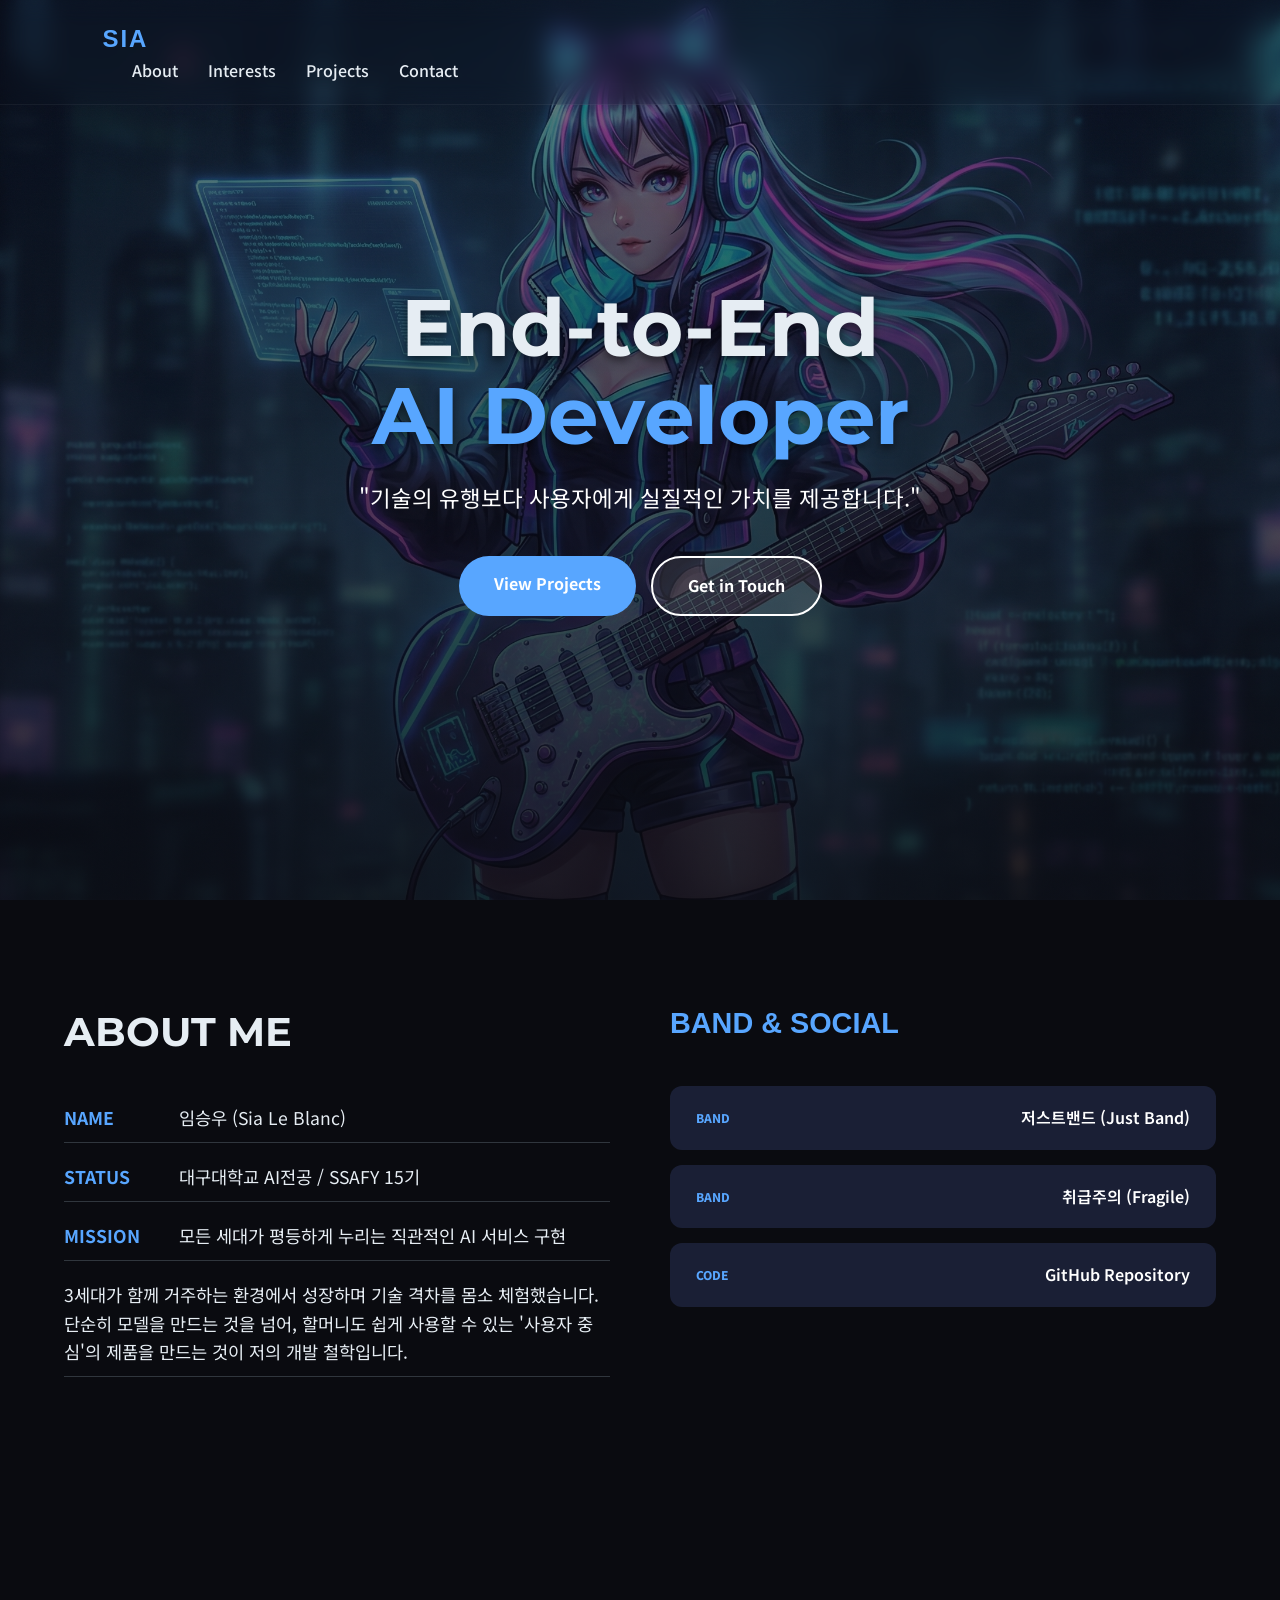
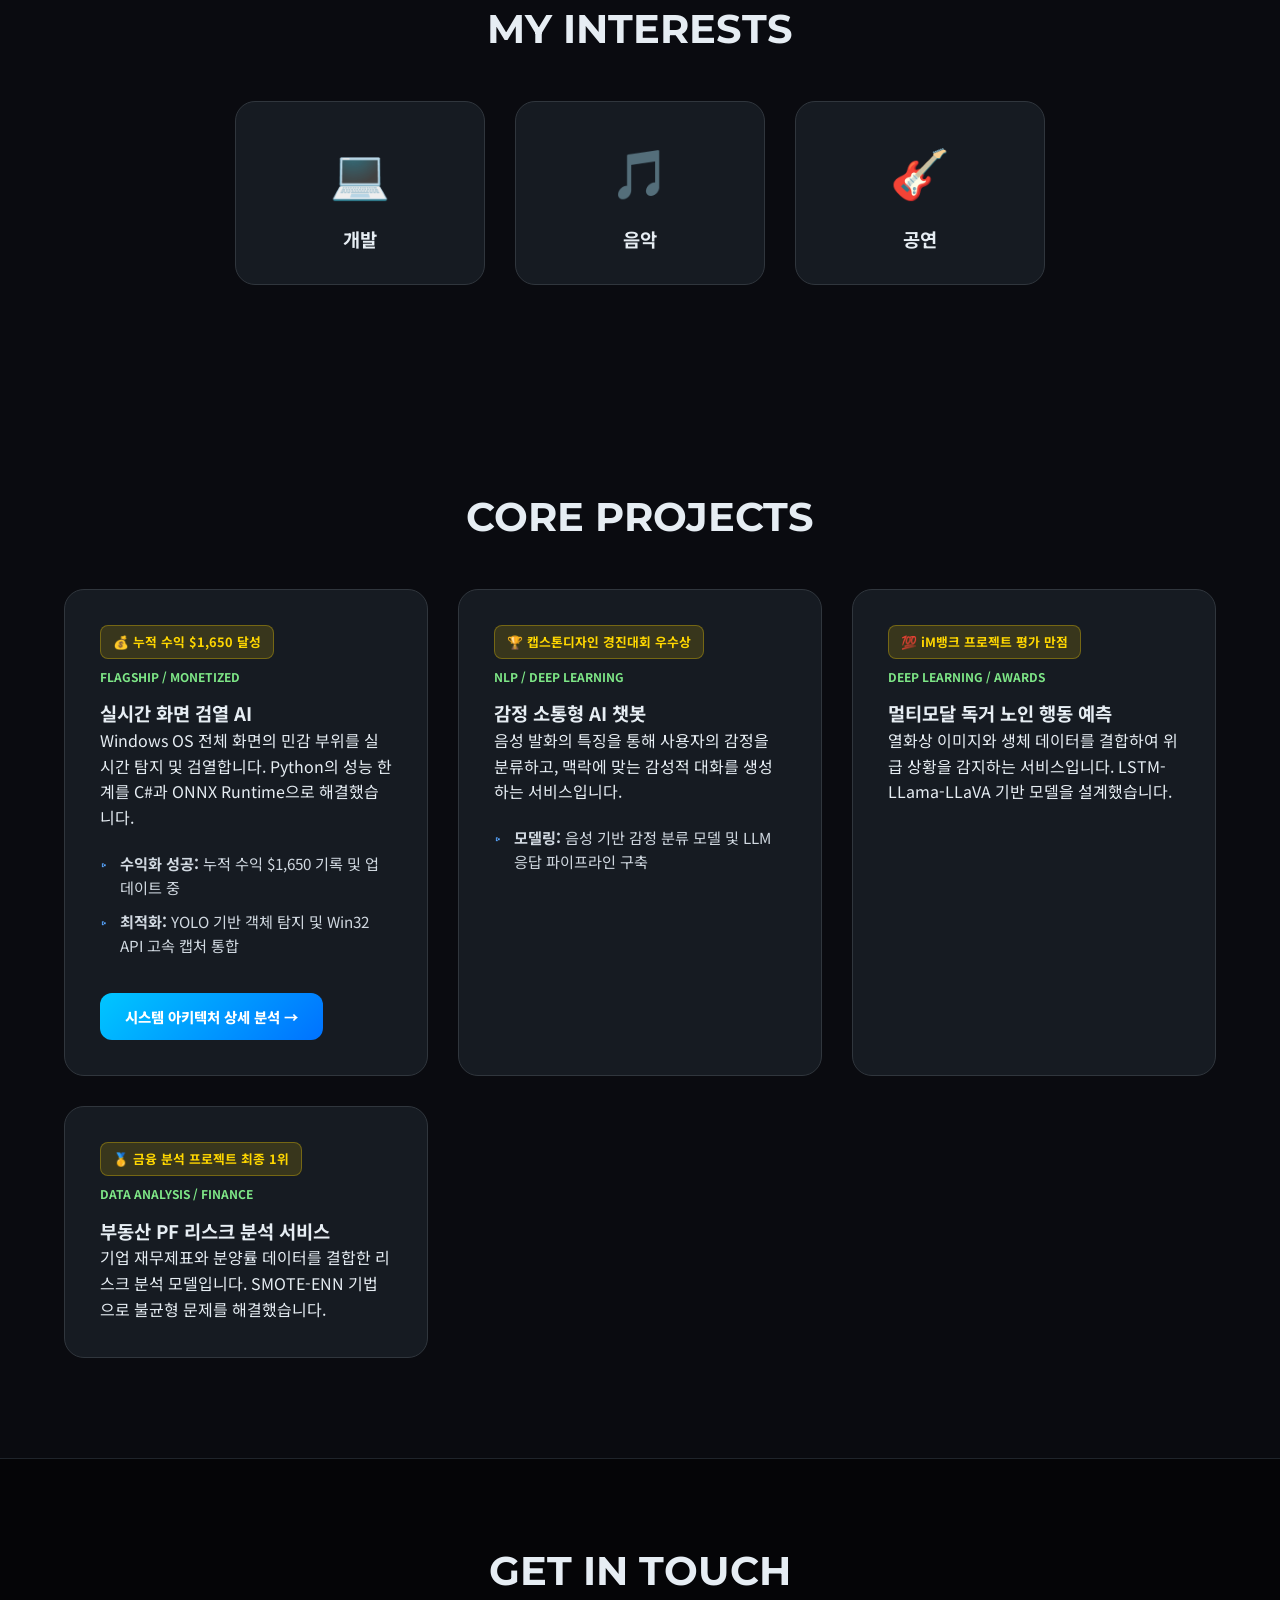
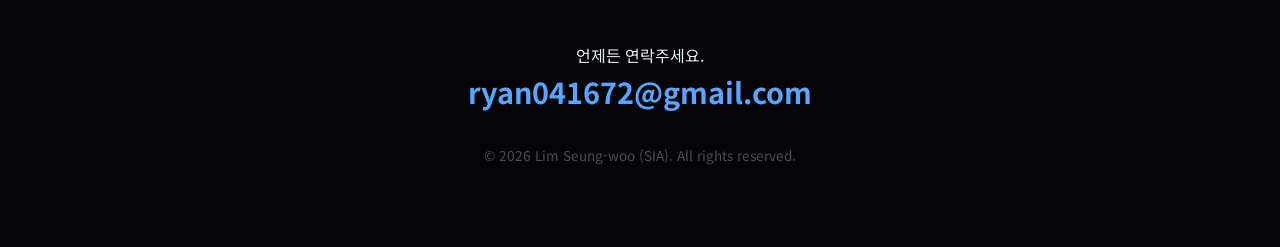
<file: index.html>
<!DOCTYPE html>
<html lang="ko">
<head>
    <meta charset="UTF-8">
    <meta name="viewport" content="width=device-width, initial-scale=1.0">
    <title>임승우 | Sia Le Blanc Portfolio</title>
    
    <link rel="stylesheet" href="style.css">
    
    <link href="https://fonts.googleapis.com/css2?family=Montserrat:wght@700;800&family=Noto+Sans+KR:wght@300;500;700&family=Syncopate:wght@700&display=swap" rel="stylesheet">
</head>

<body>

    <header>
        <nav>
            <div class="logo">SIA</div>
            <ul>
                <li><a href="#about">About</a></li>
                <li><a href="#interests">Interests</a></li>
                <li><a href="#projects">Projects</a></li>
                <li><a href="#contact">Contact</a></li>
            </ul>
        </nav>
    </header>

    <section id="hero">
        <div class="hero-overlay"></div>
        <div class="hero-content">
            <h1>End-to-End <br><span class="highlight">AI Developer</span></h1>
            <p class="intro-text">"기술의 유행보다 사용자에게 실질적인 가치를 제공합니다."</p>
            <div class="hero-btns">
                <a href="#projects" class="btn primary">View Projects</a>
                <a href="mailto:ryan041672@gmail.com" class="btn secondary">Get in Touch</a>
            </div>
        </div>
    </section>

    <section id="about">
        <div class="container">
            <div class="profile-layout">
                <div class="profile-column about-info">
                    <h2 class="section-title">ABOUT ME</h2>
                    <div class="info-content">
                        <p><strong>NAME</strong> <span>임승우 (Sia Le Blanc)</span></p>
                        <p><strong>STATUS</strong> <span>대구대학교 AI전공 / SSAFY 15기</span></p>
                        <p><strong>MISSION</strong> <span>모든 세대가 평등하게 누리는 직관적인 AI 서비스 구현</span></p>
                        <div class="bio">
                            <p>
                                3세대가 함께 거주하는 환경에서 성장하며 기술 격차를 몸소 체험했습니다. 
                                단순히 모델을 만드는 것을 넘어, 할머니도 쉽게 사용할 수 있는 
                                '사용자 중심'의 제품을 만드는 것이 저의 개발 철학입니다.
                            </p>
                        </div>
                    </div>
                </div>

                <div class="profile-column social-info">
                    <h2 class="section-title alt-font">BAND & SOCIAL</h2>
                    <div class="social-list">
                        <a href="https://www.instagram.com/just_band_5/" target="_blank" class="social-item">
                            <span class="category">BAND</span> <span class="name">저스트밴드 (Just Band)</span>
                        </a>
                        <a href="https://www.instagram.com/bandfragile/" target="_blank" class="social-item">
                            <span class="category">BAND</span> <span class="name">취급주의 (Fragile)</span>
                        </a>
                        <a href="https://github.com/Sia-Le-Blanc" target="_blank" class="social-item">
                            <span class="category">CODE</span> <span class="name">GitHub Repository</span>
                        </a>
                    </div>
                </div>
            </div>
        </div>
    </section>

    <section id="interests">
        <div class="container">
            <h2 class="section-title center">MY INTERESTS</h2>
            <div class="interest-grid">
                <div class="interest-item"><span class="interest-emoji">💻</span><h3>개발</h3></div>
                <div class="interest-item"><span class="interest-emoji">🎵</span><h3>음악</h3></div>
                <div class="interest-item"><span class="interest-emoji">🎸</span><h3>공연</h3></div>
            </div>
        </div>
    </section>

    <section id="projects">
        <div class="container">
            <h2 class="section-title center">CORE PROJECTS</h2>
            <div class="project-grid">
                
                <div class="project-card featured">
                    <div class="project-header">
                        <span class="award-badge">💰 누적 수익 $1,650 달성</span>
                        <span class="tag">Flagship / Monetized</span>
                        <h3>실시간 화면 검열 AI</h3>
                    </div>
                    <p>Windows OS 전체 화면의 민감 부위를 실시간 탐지 및 검열합니다. Python의 성능 한계를 C#과 ONNX Runtime으로 해결했습니다.</p>
                    <ul class="achievements">
                        <li><strong>수익화 성공:</strong> 누적 수익 $1,650 기록 및 업데이트 중</li>
                        <li><strong>최적화:</strong> YOLO 기반 객체 탐지 및 Win32 API 고속 캡처 통합</li>
                    </ul>
                    <div class="card-action">
                        <a href="./architecture.html" class="btn-arch">시스템 아키텍처 상세 분석 <span>→</span></a>
                    </div>
                </div>

                <div class="project-card">
                    <div class="project-header">
                        <span class="award-badge">🏆 캡스톤디자인 경진대회 우수상</span>
                        <span class="tag">NLP / Deep Learning</span>
                        <h3>감정 소통형 AI 챗봇</h3>
                    </div>
                    <p>음성 발화의 특징을 통해 사용자의 감정을 분류하고, 맥락에 맞는 감성적 대화를 생성하는 서비스입니다.</p>
                    <ul class="achievements">
                        <li><strong>모델링:</strong> 음성 기반 감정 분류 모델 및 LLM 응답 파이프라인 구축</li>
                    </ul>
                </div>

                <div class="project-card">
                    <div class="project-header">
                        <span class="award-badge">💯 iM뱅크 프로젝트 평가 만점</span>
                        <span class="tag">Deep Learning / Awards</span>
                        <h3>멀티모달 독거 노인 행동 예측</h3>
                    </div>
                    <p>열화상 이미지와 생체 데이터를 결합하여 위급 상황을 감지하는 서비스입니다. LSTM-LLama-LLaVA 기반 모델을 설계했습니다.</p>
                </div>

                <div class="project-card">
                    <div class="project-header">
                        <span class="award-badge">🥇 금융 분석 프로젝트 최종 1위</span>
                        <span class="tag">Data Analysis / Finance</span>
                        <h3>부동산 PF 리스크 분석 서비스</h3>
                    </div>
                    <p>기업 재무제표와 분양률 데이터를 결합한 리스크 분석 모델입니다. SMOTE-ENN 기법으로 불균형 문제를 해결했습니다.</p>
                </div>

            </div>
        </div>
    </section>

    <footer id="contact">
        <div class="container text-center">
            <h2 class="section-title">GET IN TOUCH</h2>
            <p>언제든 연락주세요.</p>
            <div class="footer-links">
                <a href="mailto:ryan041672@gmail.com" class="contact-email">ryan041672@gmail.com</a>
            </div>
            <p class="copyright">&copy; 2026 Lim Seung-woo (SIA). All rights reserved.</p>
        </div>
    </footer>

    <script src="scritp.js"></script>

</body>
</html>
</file>
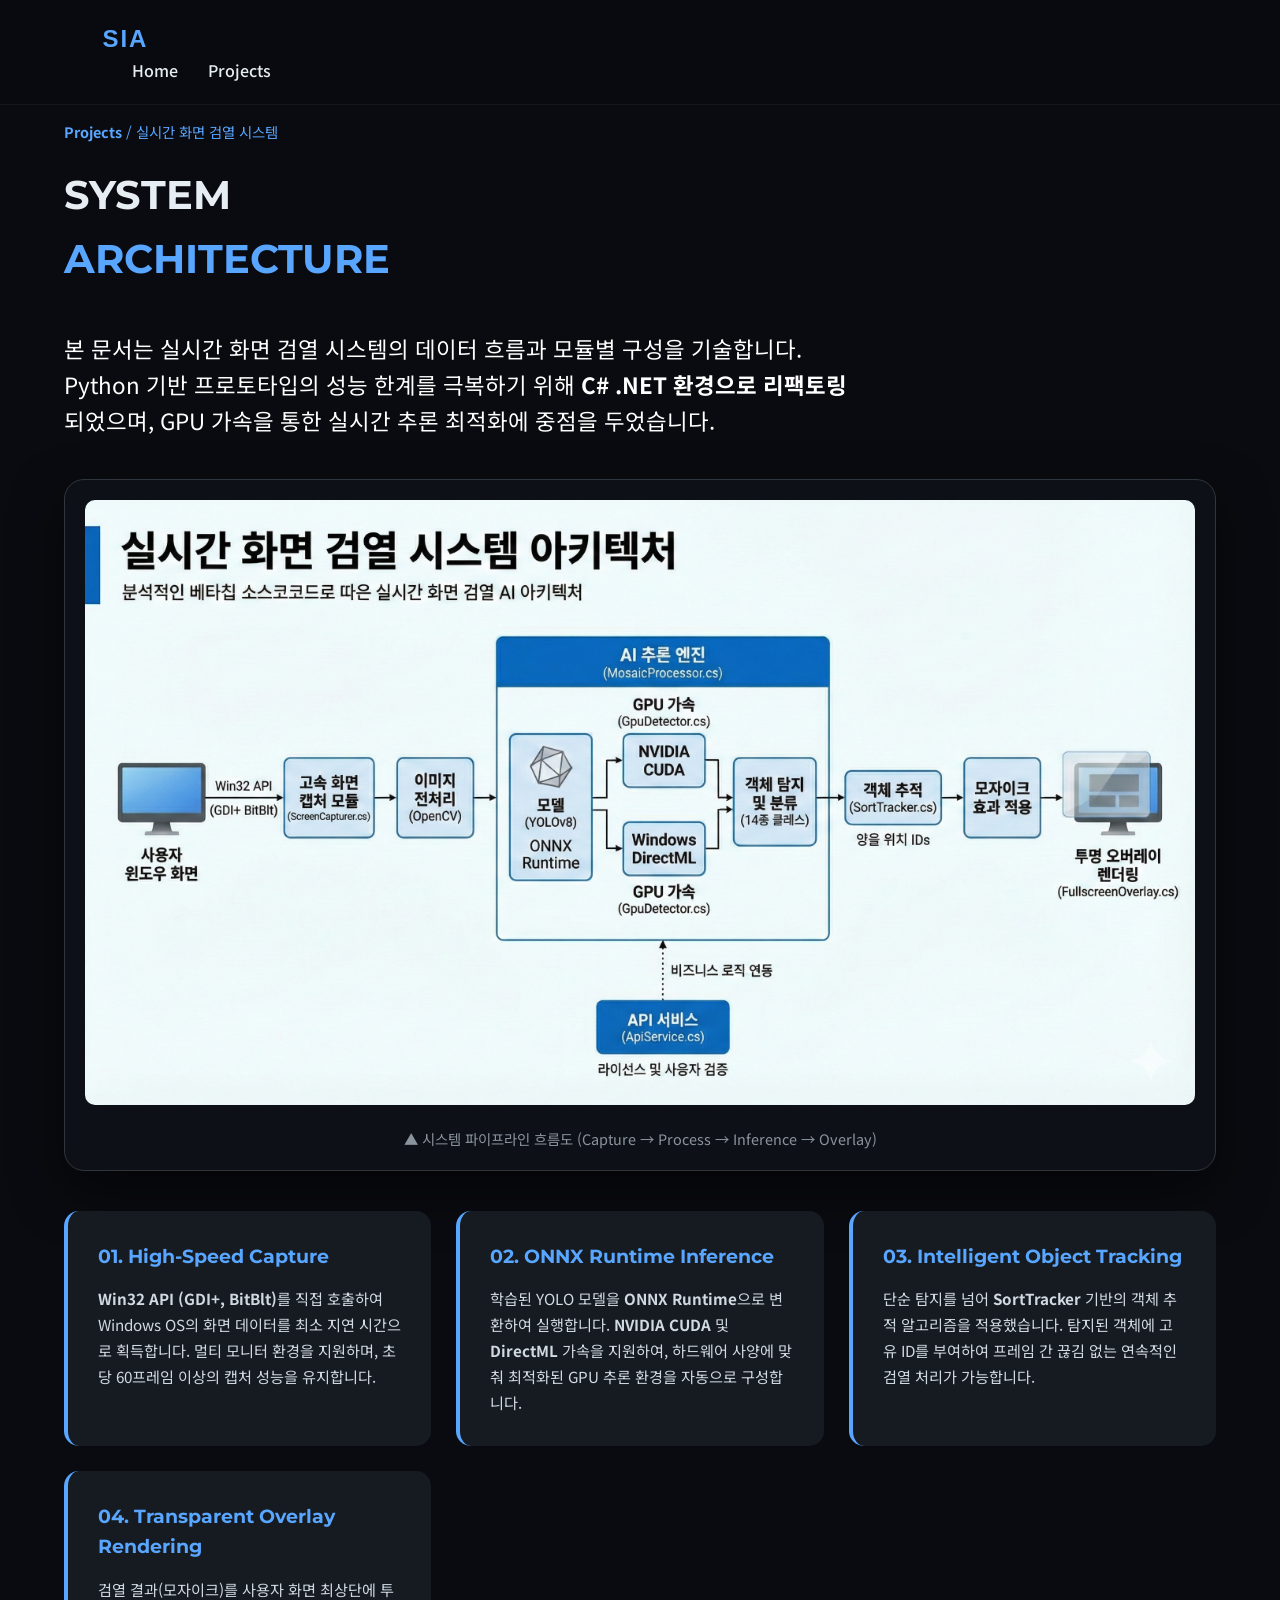
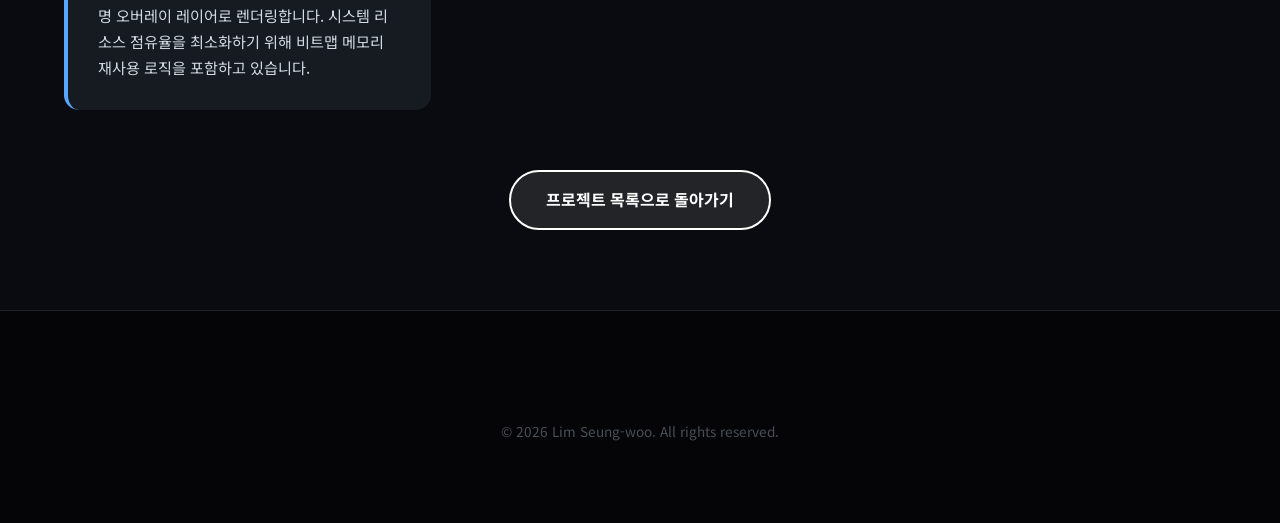
<file: architecture.html>
<!DOCTYPE html>
<html lang="ko">
<head>
    <meta charset="UTF-8">
    <meta name="viewport" content="width=device-width, initial-scale=1.0">
    <title>시스템 아키텍처 분석 | Sia Le Blanc</title>
    
    <link rel="stylesheet" href="style.css">
    
    <link href="https://fonts.googleapis.com/css2?family=Montserrat:wght@700;800&family=Noto+Sans+KR:wght@300;500;700&family=Syncopate:wght@700&display=swap" rel="stylesheet">
    
    <style>
        /* 아키텍처 페이지 전용 스타일 */
        .arch-container {
            padding-top: 120px;
            padding-bottom: 80px;
        }

        .breadcrumb {
            margin-bottom: 20px;
            font-size: 0.9rem;
            color: var(--accent-color);
        }

        .breadcrumb a {
            color: var(--accent-color);
            text-decoration: none;
            font-weight: 700;
        }

        /* 이미지 컨테이너 (그림자 및 테두리 효과) */
        .diagram-wrapper {
            width: 100%;
            background: #0d1117;
            padding: 20px;
            border-radius: 20px;
            border: 1px solid #30363d;
            margin: 40px 0;
            text-align: center;
            box-shadow: 0 20px 50px rgba(0, 0, 0, 0.5);
        }

        .diagram-wrapper img {
            max-width: 100%;
            height: auto;
            border-radius: 10px;
        }

        .diagram-caption {
            margin-top: 15px;
            color: #8b949e;
            font-size: 0.9rem;
        }

        /* 기술 카드 그리드 */
        .tech-detail-grid {
            display: grid;
            grid-template-columns: repeat(auto-fit, minmax(300px, 1fr));
            gap: 25px;
            margin-top: 40px;
        }

        .tech-detail-card {
            background: var(--card-bg);
            padding: 30px;
            border-radius: 15px;
            border-left: 4px solid var(--accent-color);
            transition: transform 0.3s ease;
        }

        .tech-detail-card:hover {
            transform: translateY(-5px);
        }

        .tech-detail-card h4 {
            color: var(--accent-color);
            font-family: 'Montserrat', sans-serif;
            margin-bottom: 15px;
            font-size: 1.2rem;
        }

        .tech-detail-card p {
            font-size: 0.95rem;
            color: #d1d9e1;
            line-height: 1.7;
        }

        /* 반응형 대응 */
        @media (max-width: 768px) {
            .arch-container { padding-top: 100px; }
            .section-title { font-size: 2rem; }
            .tech-detail-card { padding: 20px; }
        }
    </style>
</head>

<body>

    <header>
        <nav>
            <div class="logo">SIA</div>
            <ul>
                <li><a href="index.html">Home</a></li>
                <li><a href="index.html#projects">Projects</a></li>
            </ul>
        </nav>
    </header>

    <main class="container arch-container">
        
        <div class="breadcrumb">
            <a href="index.html">Projects</a> / 실시간 화면 검열 시스템
        </div>

        <h2 class="section-title">SYSTEM<br><span class="highlight">ARCHITECTURE</span></h2>
        
        <p class="intro-text" style="text-align: left; max-width: 800px;">
            본 문서는 실시간 화면 검열 시스템의 데이터 흐름과 모듈별 구성을 기술합니다. 
            Python 기반 프로토타입의 성능 한계를 극복하기 위해 <strong>C# .NET 환경으로 리팩토링</strong>되었으며, 
            GPU 가속을 통한 실시간 추론 최적화에 중점을 두었습니다.
        </p>

        <div class="diagram-wrapper">
            <img src="img.png" alt="실시간 화면 검열 시스템 아키텍처 다이어그램">
            <p class="diagram-caption">▲ 시스템 파이프라인 흐름도 (Capture → Process → Inference → Overlay)</p>
        </div>

        <div class="tech-detail-grid">
            
            <div class="tech-detail-card">
                <h4>01. High-Speed Capture</h4>
                <p>
                    <strong>Win32 API (GDI+, BitBlt)</strong>를 직접 호출하여 Windows OS의 화면 데이터를 최소 지연 시간으로 획득합니다. 
                    멀티 모니터 환경을 지원하며, 초당 60프레임 이상의 캡처 성능을 유지합니다.
                </p>
            </div>

            <div class="tech-detail-card">
                <h4>02. ONNX Runtime Inference</h4>
                <p>
                    학습된 YOLO 모델을 <strong>ONNX Runtime</strong>으로 변환하여 실행합니다. 
                    <strong>NVIDIA CUDA</strong> 및 <strong>DirectML</strong> 가속을 지원하여, 하드웨어 사양에 맞춰 최적화된 GPU 추론 환경을 자동으로 구성합니다.
                </p>
            </div>

            <div class="tech-detail-card">
                <h4>03. Intelligent Object Tracking</h4>
                <p>
                    단순 탐지를 넘어 <strong>SortTracker</strong> 기반의 객체 추적 알고리즘을 적용했습니다. 
                    탐지된 객체에 고유 ID를 부여하여 프레임 간 끊김 없는 연속적인 검열 처리가 가능합니다.
                </p>
            </div>

            <div class="tech-detail-card">
                <h4>04. Transparent Overlay Rendering</h4>
                <p>
                    검열 결과(모자이크)를 사용자 화면 최상단에 투명 오버레이 레이어로 렌더링합니다. 
                    시스템 리소스 점유율을 최소화하기 위해 비트맵 메모리 재사용 로직을 포함하고 있습니다.
                </p>
            </div>

        </div>

        <div style="margin-top: 60px; text-align: center;">
            <a href="index.html#projects" class="btn secondary">프로젝트 목록으로 돌아가기</a>
        </div>

    </main>

    <footer>
        <div class="container text-center">
            <p class="copyright">&copy; 2026 Lim Seung-woo. All rights reserved.</p>
        </div>
    </footer>

</body>
</html>
</file>
<file: style.css>
/* ---------------------------------------------------------
   1. 기본 설정 및 디자인 변수
   --------------------------------------------------------- */
:root {
    --bg-color: #0a0b10;
    --card-bg: #161b22;
    --text-color: #e6edf3;
    --accent-color: #58a6ff;
    --highlight-color: #7ee787;
    --transition: 0.3s cubic-bezier(0.4, 0, 0.2, 1);
}

* {
    margin: 0;
    padding: 0;
    box-sizing: border-box;
}

html {
    scroll-behavior: smooth;
}

body {
    background-color: var(--bg-color);
    color: var(--text-color);
    font-family: 'Noto Sans KR', sans-serif;
    line-height: 1.6;
    overflow-x: hidden;
}

/* ---------------------------------------------------------
   2. 네비게이션 (Header)
   --------------------------------------------------------- */
header {
    width: 100%;
    padding: 20px 8%;
    display: flex;
    justify-content: space-between;
    align-items: center;
    position: fixed;
    top: 0;
    z-index: 1000;
    background: rgba(10, 11, 16, 0.85);
    backdrop-filter: blur(12px);
    border-bottom: 1px solid rgba(255, 255, 255, 0.05);
}

.logo {
    font-family: 'Syncopate', sans-serif;
    font-size: 1.5rem;
    font-weight: 800;
    color: var(--accent-color);
    letter-spacing: 2px;
}

nav ul {
    display: flex;
    list-style: none;
}

nav ul li {
    margin-left: 30px;
}

nav ul li a {
    color: var(--text-color);
    text-decoration: none;
    font-weight: 500;
    transition: var(--transition);
}

nav ul li a:hover {
    color: var(--accent-color);
}

/* ---------------------------------------------------------
   3. 히어로 섹션 (Hero)
   --------------------------------------------------------- */
#hero {
    position: relative;
    height: 100vh;
    display: flex;
    align-items: center;
    justify-content: center;
    background-image: url('img2.png');
    background-size: cover;
    background-position: center;
    background-attachment: fixed;
    text-align: center;
}

.hero-overlay {
    position: absolute;
    top: 0;
    left: 0;
    width: 100%;
    height: 100%;
    background: linear-gradient(rgba(10, 11, 16, 0.5), rgba(10, 11, 16, 0.85));
    z-index: 1;
}

.hero-content {
    position: relative;
    z-index: 2;
    padding: 0 20px;
}

h1 {
    font-family: 'Montserrat', sans-serif;
    font-size: clamp(2.5rem, 8vw, 5rem);
    line-height: 1.1;
    margin-bottom: 20px;
    text-shadow: 0 4px 10px rgba(0, 0, 0, 0.5);
}

.highlight {
    color: var(--accent-color);
}

.intro-text {
    font-size: clamp(1rem, 4vw, 1.4rem);
    color: #ffffff;
    margin-bottom: 40px;
}

.hero-btns {
    display: flex;
    justify-content: center;
    gap: 15px;
    flex-wrap: wrap;
}

.btn {
    padding: 15px 35px;
    border-radius: 50px;
    text-decoration: none;
    font-weight: 700;
    transition: var(--transition);
    display: inline-block;
}

.primary {
    background: var(--accent-color);
    color: white;
}

.secondary {
    border: 2px solid white;
    color: white;
    background: rgba(255, 255, 255, 0.1);
}

.btn:hover {
    transform: translateY(-5px);
    box-shadow: 0 10px 20px rgba(0, 0, 0, 0.3);
}

/* ---------------------------------------------------------
   4. 공통 레이아웃 (Layout)
   --------------------------------------------------------- */
.container {
    width: 90%;
    max-width: 1200px;
    margin: 0 auto;
}

section {
    padding: 100px 0;
}

.section-title {
    font-family: 'Montserrat', sans-serif;
    font-size: 2.5rem;
    margin-bottom: 40px;
}

.center {
    text-align: center;
}

/* ---------------------------------------------------------
   5. ABOUT ME & 밴드/소셜 버튼 (Social Items)
   --------------------------------------------------------- */
.profile-layout {
    display: flex;
    gap: 60px;
}

.profile-column {
    flex: 1;
}

.info-content p {
    font-size: 1.1rem;
    margin-bottom: 20px;
    border-bottom: 1px solid #30363d;
    padding-bottom: 10px;
}

.info-content strong {
    width: 110px;
    display: inline-block;
    color: var(--accent-color);
}

.alt-font {
    font-family: 'Syncopate', sans-serif;
    font-size: 1.8rem;
    color: var(--accent-color);
}

/* 밴드 버튼 스타일 복구 */
.social-list {
    display: flex;
    flex-direction: column;
    gap: 15px;
}

.social-item {
    background: #1a1f35;
    padding: 18px 25px;
    border-radius: 12px;
    display: flex;
    justify-content: space-between;
    align-items: center;
    text-decoration: none;
    border: 1px solid transparent;
    transition: var(--transition);
}

.social-item:hover {
    transform: translateX(10px);
    background: #232a47;
    border-color: var(--accent-color);
}

.social-item .category {
    font-size: 0.75rem;
    font-weight: 800;
    color: var(--accent-color);
    text-transform: uppercase;
}

.social-item .name {
    color: white;
    font-weight: 600;
    font-size: 1rem;
}

/* ---------------------------------------------------------
   6. 관심사 (Interests)
   --------------------------------------------------------- */
.interest-grid {
    display: flex;
    justify-content: center;
    gap: 30px;
    margin-top: 40px;
}

.interest-item {
    flex: 1;
    max-width: 250px;
    background: var(--card-bg);
    padding: 30px;
    border-radius: 20px;
    text-align: center;
    border: 1px solid #30363d;
    transition: var(--transition);
}

.interest-item:hover {
    transform: translateY(-10px);
    border-color: var(--accent-color);
}

.interest-emoji {
    font-size: 3rem;
    display: block;
    margin-bottom: 15px;
}

/* ---------------------------------------------------------
   7. 프로젝트 카드 및 배지 (Projects)
   --------------------------------------------------------- */
.project-grid {
    display: grid;
    grid-template-columns: repeat(auto-fit, minmax(310px, 1fr));
    gap: 30px;
}

.project-card {
    background: var(--card-bg);
    padding: 35px;
    border-radius: 20px;
    border: 1px solid #30363d;
    transition: var(--transition);
}

.project-card:hover {
    border-color: var(--accent-color);
}

.award-badge {
    display: inline-flex;
    align-items: center;
    background: rgba(255, 215, 0, 0.15);
    color: #ffd700;
    padding: 6px 12px;
    border-radius: 8px;
    font-size: 0.8rem;
    font-weight: 700;
    margin-bottom: 8px;
    border: 1px solid rgba(255, 215, 0, 0.3);
}

.tag {
    display: block;
    font-size: 0.75rem;
    font-weight: 700;
    color: var(--highlight-color);
    text-transform: uppercase;
    margin-bottom: 12px;
}

.achievements {
    margin-top: 20px;
    list-style: none;
}

.achievements li {
    position: relative;
    padding-left: 20px;
    margin-bottom: 10px;
    font-size: 0.95rem;
    color: #d1d9e1;
}

.achievements li::before {
    content: '▹';
    position: absolute;
    left: 0;
    color: var(--accent-color);
}

/* 아키텍처 버튼 */
.btn-arch {
    display: inline-block;
    margin-top: 25px;
    padding: 12px 25px;
    background: linear-gradient(135deg, #00c6ff 0%, #0072ff 100%);
    color: #ffffff;
    text-decoration: none;
    border-radius: 12px;
    font-weight: 800;
    font-size: 0.9rem;
    text-transform: uppercase;
}

/* ---------------------------------------------------------
   8. 아키텍처 페이지 전용 (Architecture)
   --------------------------------------------------------- */
.arch-container {
    padding-top: 140px;
}

.breadcrumb {
    margin-bottom: 20px;
    font-size: 0.9rem;
    color: var(--accent-color);
}

.diagram-wrapper {
    background: #0d1117;
    padding: 25px;
    border-radius: 20px;
    border: 1px solid #30363d;
    margin: 40px 0;
    text-align: center;
}

.diagram-wrapper img {
    max-width: 100%;
    border-radius: 10px;
}

.tech-detail-grid {
    display: grid;
    grid-template-columns: repeat(auto-fit, minmax(280px, 1fr));
    gap: 20px;
    margin-top: 40px;
}

.tech-detail-card {
    background: var(--card-bg);
    padding: 25px;
    border-radius: 15px;
    border-left: 4px solid var(--accent-color);
}

/* ---------------------------------------------------------
   9. 푸터 (Footer)
   --------------------------------------------------------- */
footer {
    padding: 80px 0;
    background: #050507;
    border-top: 1px solid #1f242b;
    text-align: center;
}

.contact-email {
    font-size: clamp(1.2rem, 5vw, 1.8rem);
    color: var(--accent-color);
    text-decoration: none;
    font-weight: 700;
}

.copyright {
    margin-top: 30px;
    color: #484f58;
    font-size: 0.85rem;
}

/* ---------------------------------------------------------
   10. 반응형 미디어 쿼리 (Responsive)
   --------------------------------------------------------- */
@media (max-width: 768px) {
    header {
        padding: 15px 5%;
    }
    
    nav ul {
        display: none; /* 모바일 메뉴 간소화 */
    }

    #hero {
        background-attachment: scroll; /* 모바일 성능 최적화 */
    }

    .profile-layout {
        flex-direction: column;
        gap: 40px;
    }

    .interest-grid {
        flex-direction: column;
        align-items: center;
    }

    .interest-item {
        width: 100%;
        max-width: none;
    }

    .section-title {
        font-size: 2rem;
    }

    .contact-email {
        word-break: break-all;
    }
}
</file>
